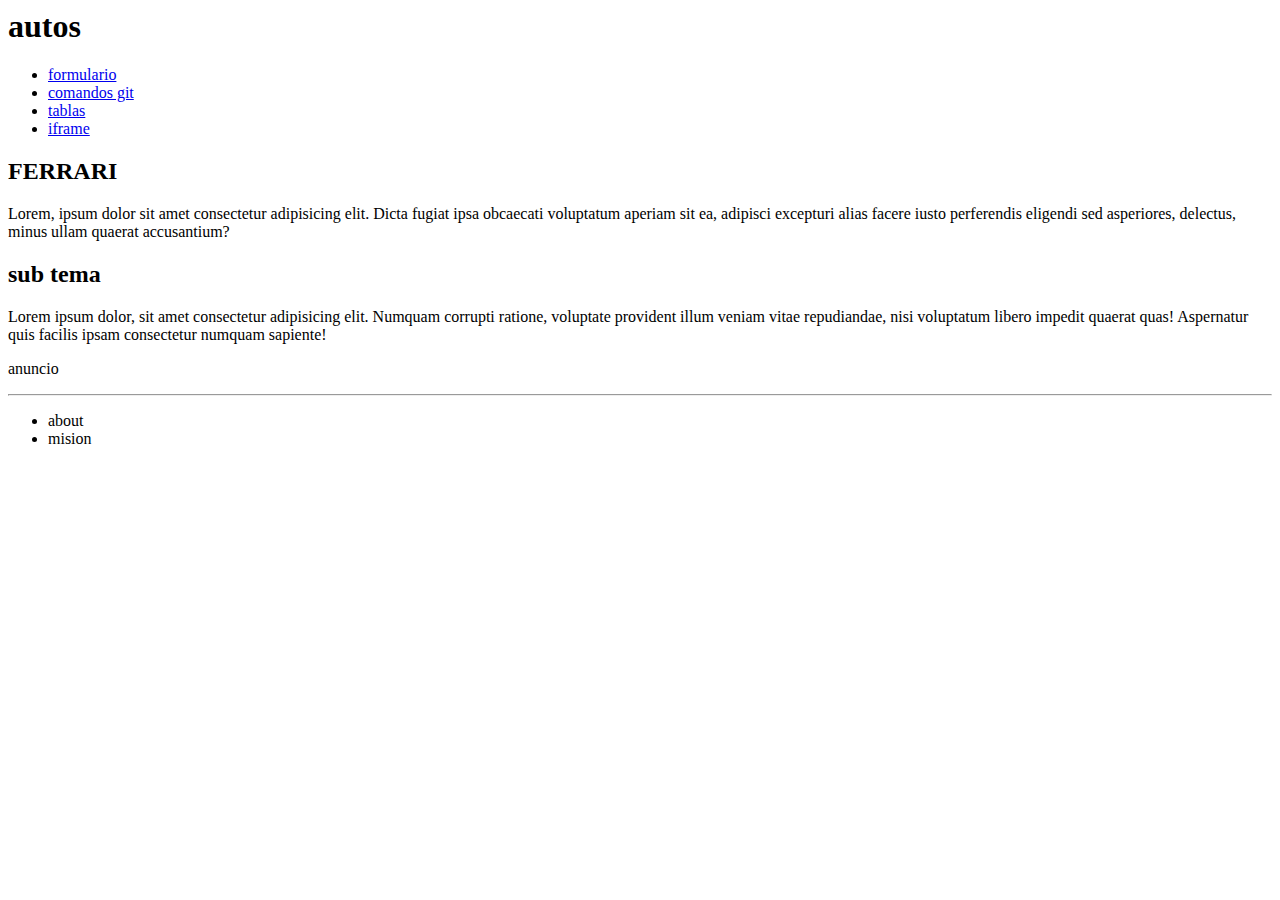
<file: index.html>
<!-- comentario -->
<DOCTYPE html>
<html lang="es">
    <!--todo lo que va aca es HTML-->
    <head>
        <!--este navegador lo usa para "tener informacion"-->
    <meta charset="UTF-8"/>
    <title>clase 3 - Codo a codo</title>
    </head>
 
    <body>
        <header>
             <h1>autos</h1>
        </header>
        <nav>
            <ul>
                <li>
                    <a href="formulario.html">formulario</a>
                </li>
                <li>
                   <a href="git.html">comandos git</a>
                </li>
                <li>
                    <a href="tablas.html">tablas</a>  
                 </li>
                 <li>
                    <a href="iframe.html">iframe</a>
                 </li>   
           </ul>

        </nav>
        <main>
            <section>
            <h2>
                FERRARI
               
            </h2>
            <p>
                Lorem, ipsum dolor sit amet consectetur adipisicing elit. Dicta fugiat ipsa obcaecati voluptatum aperiam sit ea, adipisci excepturi alias facere iusto perferendis eligendi sed asperiores, delectus, minus ullam quaerat accusantium?
            </p>
           </section>
           <section>
                 <h2>sub tema</h2>
                <p>Lorem ipsum dolor, sit amet consectetur adipisicing elit. Numquam corrupti ratione, voluptate provident illum veniam vitae repudiandae, nisi voluptatum libero impedit quaerat quas! Aspernatur quis facilis ipsam consectetur numquam sapiente!</p>
         </section>    
        </main>
        <aside>
            <section>
                <p>anuncio</p>
            </section>
        </aside>
        <hr>
        <footer>
            <ul>
                <li>
                about
            </li>
            <li>
                mision 
             </li>   
             </ul>

        </footer>
    </body>
</html> 
       
       
        
       
        
      
     

        </body>
</html>
</file>
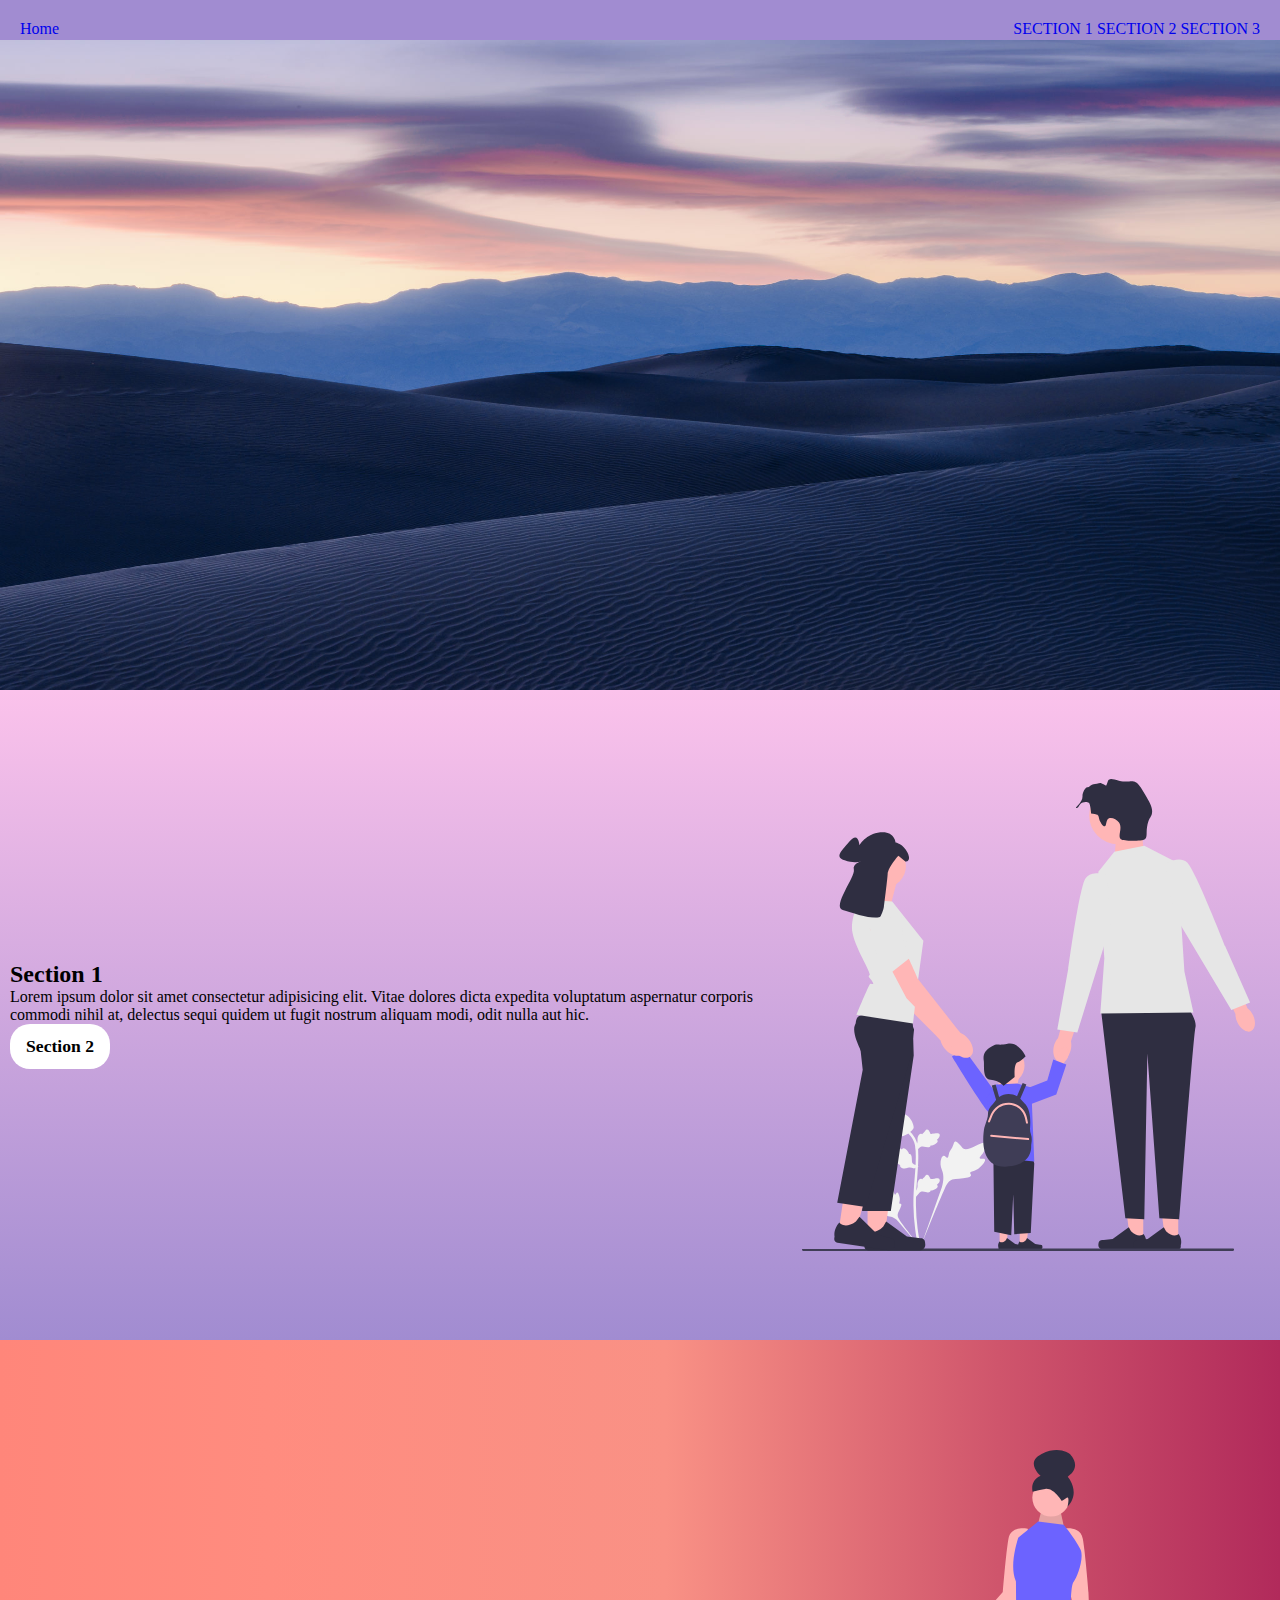
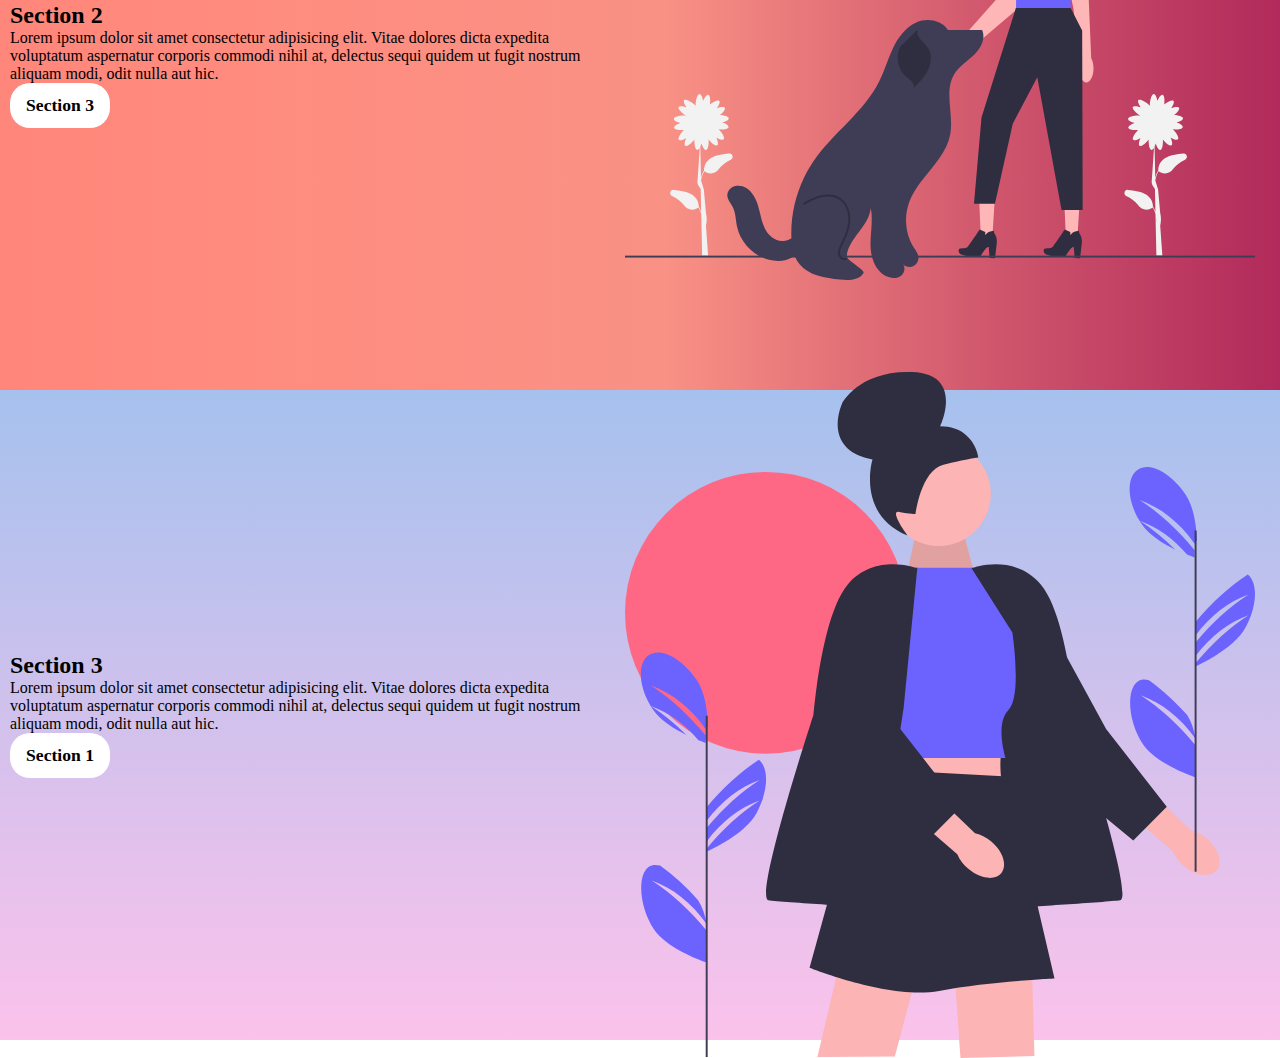
<file: clase 10/index.html>
<!DOCTYPE html>
<html lang="en">
<head>
    <meta charset="UTF-8">
    <meta http-equiv="X-UA-Compatible" content="IE=edge">
    <meta name="viewport" content="width=device-width, initial-scale=1.0">
    <title>clase10-flexbox</title>
    <link rel="stylesheet" href="styles.css">
</head>
<body>
    <header>
        <nav class="menu-container">
        <a href="#">Home</a>
        <ul>
            <li>
                <a href="#sec1">SECTION 1</a>
            </li>
            <li>
                <a href="#sec2">SECTION 2</a>
            </li>
            <li>
                <a href="#sec3">SECTION 3</a>
            </li>
        </ul>
        </nav>
        <img src="../clase 10/What-is-landscape-photography.jpg">
    </header>

  <main>
           <section id="sec1">
            <div class="content-text">
                <h2>Section 1</h2>
                <p>Lorem ipsum dolor sit amet consectetur adipisicing elit. Vitae dolores dicta expedita voluptatum aspernatur corporis commodi nihil at, delectus sequi quidem ut fugit nostrum aliquam modi, odit nulla aut hic.</p>
                <a href="#sec2">Section 2</a> 
            </div>
            <img src="./1.svg">
           </section>
           <section id="sec2">
             <div class="content-text">
            <h2>Section 2</h2>
            <p>Lorem ipsum dolor sit amet consectetur adipisicing elit. Vitae dolores dicta expedita voluptatum aspernatur corporis commodi nihil at, delectus sequi quidem ut fugit nostrum aliquam modi, odit nulla aut hic.</p>
            <a href="#sec3">Section 3</a> 
        </div>
        <img src="./2.svg">
    </section>
           <section id="sec3"> 
            <div class="content-text">
            <h2>Section 3</h2>
            <p>Lorem ipsum dolor sit amet consectetur adipisicing elit. Vitae dolores dicta expedita voluptatum aspernatur corporis commodi nihil at, delectus sequi quidem ut fugit nostrum aliquam modi, odit nulla aut hic.</p>
            <a href="#sec1">Section 1</a> 
        </div>
        <img src="./3.svg">
    </section>
    </main>
</body>
</html>
</file>
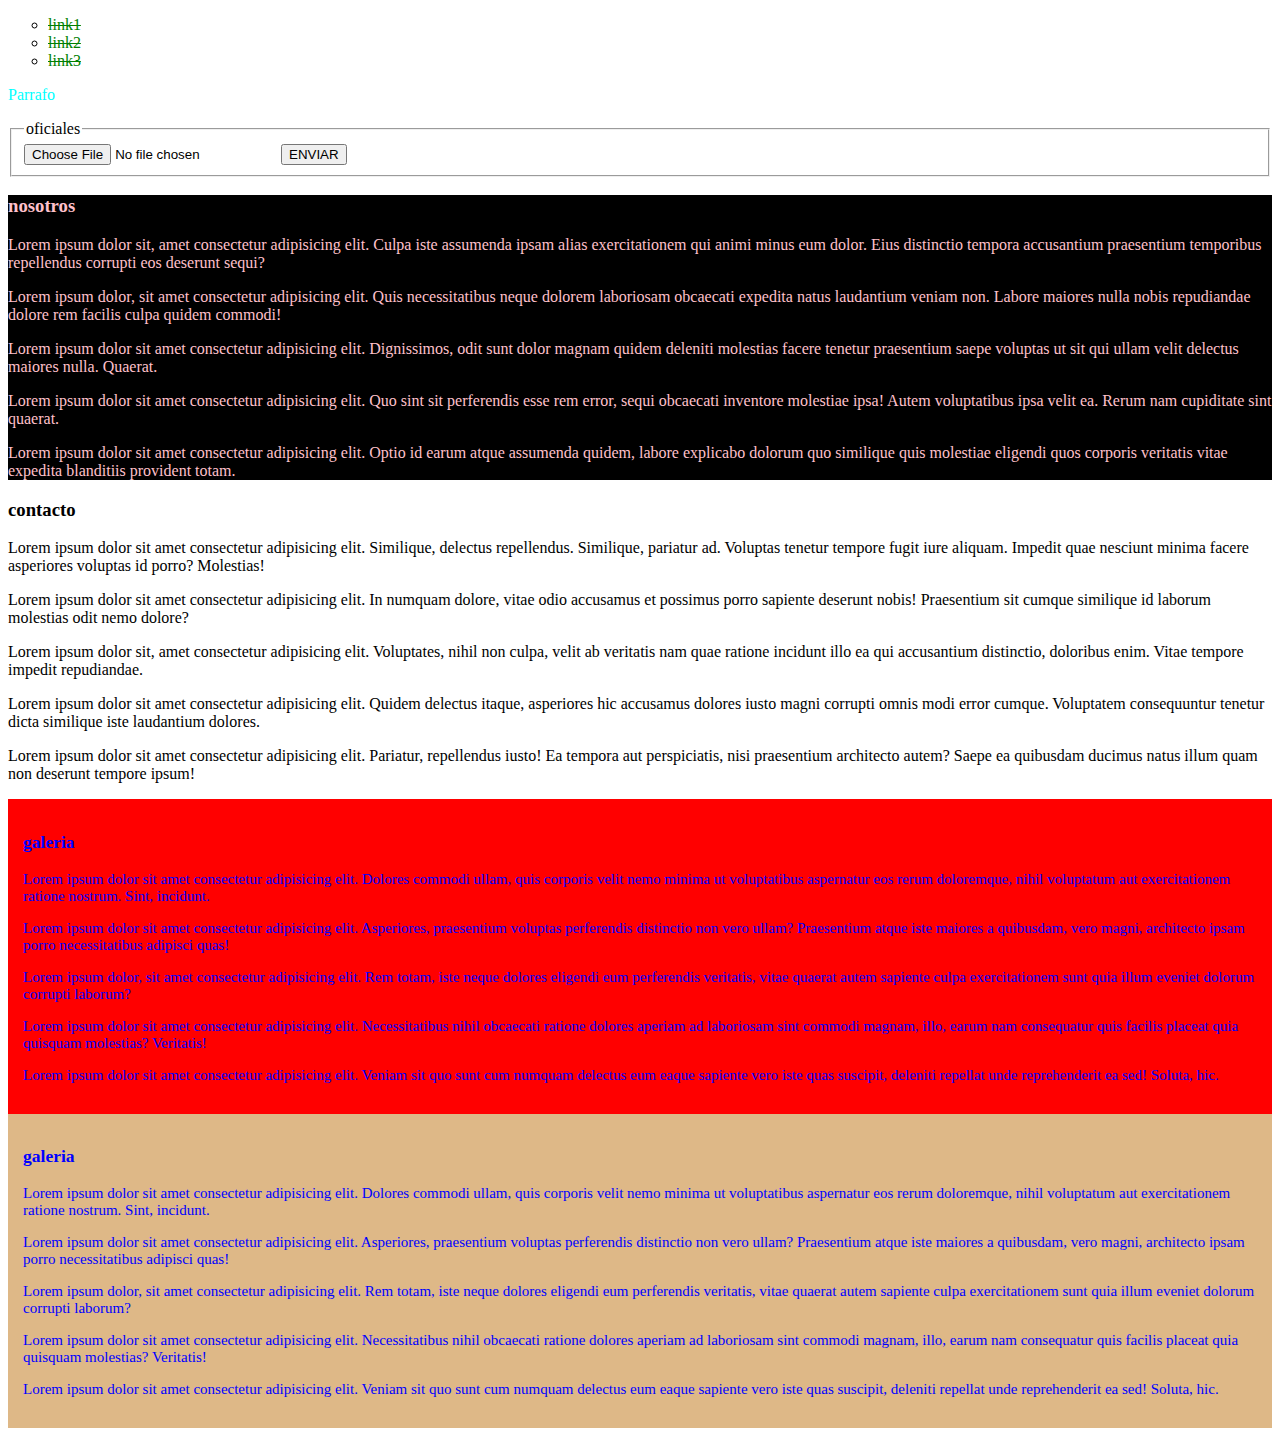
<file: clase 7/index.html>
<!DOCTYPE html>
<html lang="en">
<head>
    <meta charset="UTF-8">
    <meta http-equiv="X-UA-Compatible" content="IE=edge">
    <meta name="viewport" content="width=device-width, initial-scale=1.0">
    <title>Fieldset</title>
    <style>
        a {
         color: red;
         text-decoration: none;
        }
        ul {
            list-style-type: circle; /* none | circle | disc (deafault) | decimal */
        }

        .links {

        }

        /*herencia*/
        .links li a {
            color: green;
        }
        .texto-color {
            color: blue;
        }
        #texto-color {
            color: purple;
        }

        .texto-color-important {
         color: aqua !important;
        }
        /* 
        important > inline> id > class>
        */
        /*selector de atributos*/
        [href]{
           /* background-color: blueviolet; */
            text-decoration: line-through;
        }
        [href$="3"]{
            text-decoration: underline;
        }

        /*igual a*/
        [id="galeria"] {
           background-color: red;
        }
        /*inicie con algo*/
        [id^="re"] {
            background-color: burlywood;
        }
        /*contenga*/
        [id*="ale"] {
            font-size: 15px;
            color: blue;
            padding: 15px;
        }
        /*termine con*/
        [id$="os"] {
            background-color: black;
           color: pink;
        }       
    </style>
</head>
<body>
    <main>
        <section>
            <header>
                <nav>
                    <ul class="links">
                        <li>
                            <a href="nosotros">link1</a>
                        </li>
                        <Li> 
                            <a href="link1">link2</a>
                        </Li>
                        <li>
                            <a href="link1">link3</a>
                        </li>
                    </ul>
                </nav>
            </header>
        </section>

        <section>
        <p style="color: red" class="texto-color  texto-color-important"
        id="#texto-color"
        >
          Parrafo
    </p>
        </section>

        <section>
           <fieldset>
        
            <legend>oficiales</legend>
            <form method="post">
            <input type="file" name="archivo">
            <button>
                ENVIAR
            </button>
            </form>
        </fieldset>
        </section>
        <section id="nosotros">
            <h3>nosotros</h3>
            <p>Lorem ipsum dolor sit, amet consectetur adipisicing elit. Culpa iste assumenda ipsam alias exercitationem qui animi minus eum dolor. Eius distinctio tempora accusantium praesentium temporibus repellendus corrupti eos deserunt sequi?</p>
            <p>Lorem ipsum dolor, sit amet consectetur adipisicing elit. Quis necessitatibus neque dolorem laboriosam obcaecati expedita natus laudantium veniam non. Labore maiores nulla nobis repudiandae dolore rem facilis culpa quidem commodi!</p>
            <p>Lorem ipsum dolor sit amet consectetur adipisicing elit. Dignissimos, odit sunt dolor magnam quidem deleniti molestias facere tenetur praesentium saepe voluptas ut sit qui ullam velit delectus maiores nulla. Quaerat.</p>
            <p>Lorem ipsum dolor sit amet consectetur adipisicing elit. Quo sint sit perferendis esse rem error, sequi obcaecati inventore molestiae ipsa! Autem voluptatibus ipsa velit ea. Rerum nam cupiditate sint quaerat.</p>
            <p>Lorem ipsum dolor sit amet consectetur adipisicing elit. Optio id earum atque assumenda quidem, labore explicabo dolorum quo similique quis molestiae eligendi quos corporis veritatis vitae expedita blanditiis provident totam.</p>

        </section>
        <section id="contacto">
            <h3>contacto</h3>
            <p>Lorem ipsum dolor sit amet consectetur adipisicing elit. Similique, delectus repellendus. Similique, pariatur ad. Voluptas tenetur tempore fugit iure aliquam. Impedit quae nesciunt minima facere asperiores voluptas id porro? Molestias!</p>
            <p>Lorem ipsum dolor sit amet consectetur adipisicing elit. In numquam dolore, vitae odio accusamus et possimus porro sapiente deserunt nobis! Praesentium sit cumque similique id laborum molestias odit nemo dolore?</p>
            <p>Lorem ipsum dolor sit, amet consectetur adipisicing elit. Voluptates, nihil non culpa, velit ab veritatis nam quae ratione incidunt illo ea qui accusantium distinctio, doloribus enim. Vitae tempore impedit repudiandae.</p>
            <p>Lorem ipsum dolor sit amet consectetur adipisicing elit. Quidem delectus itaque, asperiores hic accusamus dolores iusto magni corrupti omnis modi error cumque. Voluptatem consequuntur tenetur dicta similique iste laudantium dolores.</p>
            <p>Lorem ipsum dolor sit amet consectetur adipisicing elit. Pariatur, repellendus iusto! Ea tempora aut perspiciatis, nisi praesentium architecto autem? Saepe ea quibusdam ducimus natus illum quam non deserunt tempore ipsum!</p>

        </section>
        <section id="galeria">
            <h3>galeria</h3>
            <p>Lorem ipsum dolor sit amet consectetur adipisicing elit. Dolores commodi ullam, quis corporis velit nemo minima ut voluptatibus aspernatur eos rerum doloremque, nihil voluptatum aut exercitationem ratione nostrum. Sint, incidunt.</p>
            <p>Lorem ipsum dolor sit amet consectetur adipisicing elit. Asperiores, praesentium voluptas perferendis distinctio non vero ullam? Praesentium atque iste maiores a quibusdam, vero magni, architecto ipsam porro necessitatibus adipisci quas!</p>
            <p>Lorem ipsum dolor, sit amet consectetur adipisicing elit. Rem totam, iste neque dolores eligendi eum perferendis veritatis, vitae quaerat autem sapiente culpa exercitationem sunt quia illum eveniet dolorum corrupti laborum?</p>
            <p>Lorem ipsum dolor sit amet consectetur adipisicing elit. Necessitatibus nihil obcaecati ratione dolores aperiam ad laboriosam sint commodi magnam, illo, earum nam consequatur quis facilis placeat quia quisquam molestias? Veritatis!</p>
            <p>Lorem ipsum dolor sit amet consectetur adipisicing elit. Veniam sit quo sunt cum numquam delectus eum eaque sapiente vero iste quas suscipit, deleniti repellat unde reprehenderit ea sed! Soluta, hic.</p>
        </section>

        <section id="regaleria">
            <h3>galeria</h3>
            <p>Lorem ipsum dolor sit amet consectetur adipisicing elit. Dolores commodi ullam, quis corporis velit nemo minima ut voluptatibus aspernatur eos rerum doloremque, nihil voluptatum aut exercitationem ratione nostrum. Sint, incidunt.</p>
            <p>Lorem ipsum dolor sit amet consectetur adipisicing elit. Asperiores, praesentium voluptas perferendis distinctio non vero ullam? Praesentium atque iste maiores a quibusdam, vero magni, architecto ipsam porro necessitatibus adipisci quas!</p>
            <p>Lorem ipsum dolor, sit amet consectetur adipisicing elit. Rem totam, iste neque dolores eligendi eum perferendis veritatis, vitae quaerat autem sapiente culpa exercitationem sunt quia illum eveniet dolorum corrupti laborum?</p>
            <p>Lorem ipsum dolor sit amet consectetur adipisicing elit. Necessitatibus nihil obcaecati ratione dolores aperiam ad laboriosam sint commodi magnam, illo, earum nam consequatur quis facilis placeat quia quisquam molestias? Veritatis!</p>
            <p>Lorem ipsum dolor sit amet consectetur adipisicing elit. Veniam sit quo sunt cum numquam delectus eum eaque sapiente vero iste quas suscipit, deleniti repellat unde reprehenderit ea sed! Soluta, hic.</p>
        </section>


        </section>
    </main>
    
</body>
</html>
<important
</file>
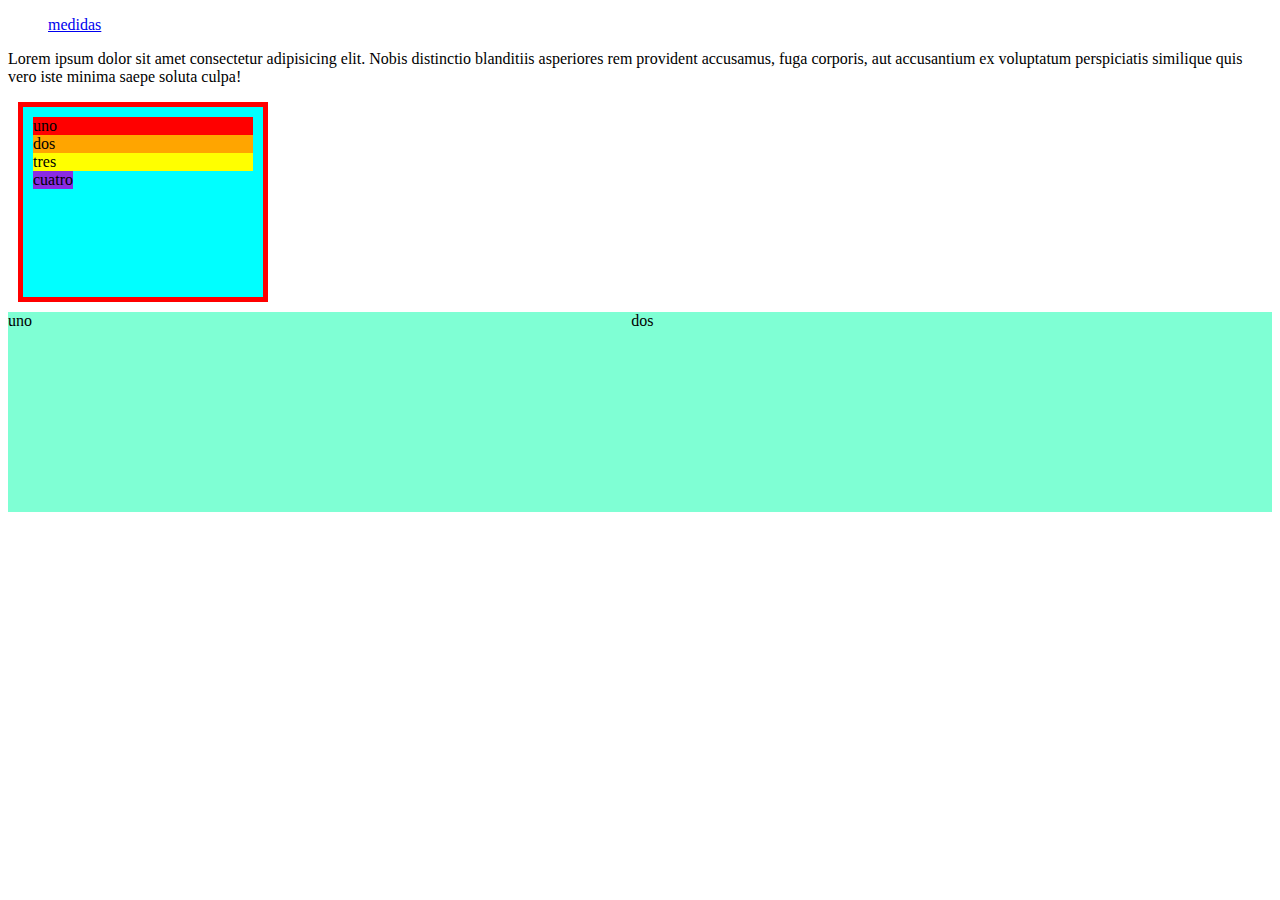
<file: clase 8/index.html>
<!DOCTYPE html>
<html lang="en">
<head>
    <meta charset="UTF-8">
    <meta http-equiv="X-UA-Compatible" content="IE=edge">
    <meta name="viewport" content="width=device-width, initial-scale=1.0">
    <title>Document</title>
    <style>
        .cajacontainer{
        width: 250px;
        height: 200px;
        background-color: aqua;
        margin: 10px;
        padding: 10px;
        border: 5px solid red;
        box-sizing: border-box;
    }
    /*100% < 4 partes*/
    .uno {
        background-color: red;
    }
    .dos {
        background-color:orange; 
    }
    .tres {   
        background-color: yellow;
    }
    .cuatro {
        background-color: blueviolet;
        display: inline-block;
    }
    .cajaitem div {
        display: inline-block;
        width: 18%;
        height: 170px;
        margin: 5px;
    }
    .cajasola {
        width: 100%;
        height: 200px;
        background-color: aquamarine;
    }
    .cajasola div {
        width: 49%;
        display: inline-block;
        box-sizing: border-box;
    }
    </style>
</head>
<body>
    <main>
        <header>
            <nav>
                <ul>
                    <a href="medidas.html">medidas</a>
                </ul>
            </nav>
        </header>
        <section>
            <p>Lorem ipsum dolor sit amet consectetur adipisicing elit. Nobis distinctio blanditiis asperiores rem provident accusamus, fuga corporis, aut accusantium ex voluptatum perspiciatis similique quis vero iste minima saepe soluta culpa!</p>
            <div class="cajacontainer">
               <div class="cajaitem uno">
                uno
            </div>
            <div class="cajaitem dos">
                dos
            </div>
            <div class="cajaitem tres">
                tres
            </div>
            <div class="cajaitem cuatro">
                cuatro
            </div>
      </div>
        </section>

        <section>
            <div class="cajasola">
            <div>
                uno
            </div>
            <div>
                dos
            </div>
        </section>
        
    </main>  
</body>
</html>
</file>
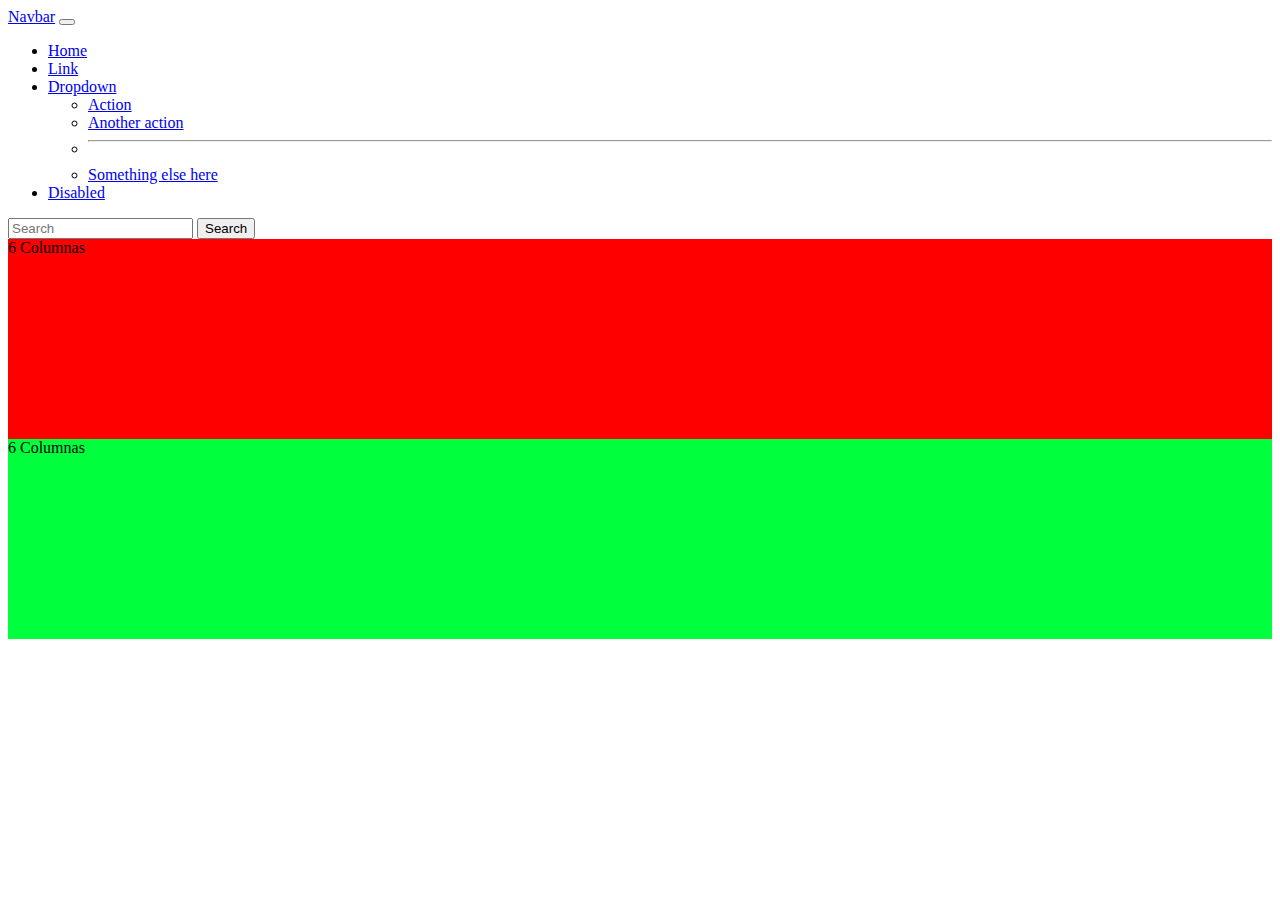
<file: clase11/index.html>
<!DOCTYPE html>
<html lang="en">
<head>
    <meta charset="UTF-8">
    <meta http-equiv="X-UA-Compatible" content="IE=edge">
    <meta name="viewport" content="width=device-width, initial-scale=1.0">
    <title>BOOSTRAP</title>
    <link href="https://cdn.jsdelivr.net/npm/bootstrap@5.0.2/dist/css/bootstrap.min.css" rel="stylesheet" integrity="sha384-EVSTQN3/azprG1Anm3QDgpJLIm9Nao0Yz1ztcQTwFspd3yD65VohhpuuCOmLASjC" crossorigin="anonymous">
<style>
    section.row div {
        /*padding: 5px;*/
        /*margin:5px; */
    }
    .mi-columna1 {
        background-color: red;
        height: 200px;
    }
    .mi-columna2 {
        background-color: rgb(0, 255, 60);
        height: 200px;
    }
</style>
</head>
<body>
    <nav class="navbar navbar-expand-lg navbar-light bg-light">
        <div class="container-fluid">
          <a class="navbar-brand" href="#">Navbar</a>
          <button class="navbar-toggler" type="button" data-bs-toggle="collapse" data-bs-target="#navbarSupportedContent" aria-controls="navbarSupportedContent" aria-expanded="false" aria-label="Toggle navigation">
            <span class="navbar-toggler-icon"></span>
          </button>
          <div class="collapse navbar-collapse" id="navbarSupportedContent">
            <ul class="navbar-nav me-auto mb-2 mb-lg-0">
              <li class="nav-item">
                <a class="nav-link active" aria-current="page" href="#">Home</a>
              </li>
              <li class="nav-item">
                <a class="nav-link" href="#">Link</a>
              </li>
              <li class="nav-item dropdown">
                <a class="nav-link dropdown-toggle" href="#" id="navbarDropdown" role="button" data-bs-toggle="dropdown" aria-expanded="false">
                  Dropdown
                </a>
                <ul class="dropdown-menu" aria-labelledby="navbarDropdown">
                  <li><a class="dropdown-item" href="#">Action</a></li>
                  <li><a class="dropdown-item" href="#">Another action</a></li>
                  <li><hr class="dropdown-divider"></li>
                  <li><a class="dropdown-item" href="#">Something else here</a></li>
                </ul>
              </li>
              <li class="nav-item">
                <a class="nav-link disabled" href="#" tabindex="-1" aria-disabled="true">Disabled</a>
              </li>
            </ul>
            <form class="d-flex">
              <input class="form-control me-2" type="search" placeholder="Search" aria-label="Search">
              <button class="btn btn-outline-success" type="submit">Search</button>
            </form>
          </div>
        </div>
      </nav>
    <main class="container-fluid">
        <section class="row">
            <div class="col-6 mi-columna1">
                6 Columnas
            </div>
            <div class="col-6 mi-columna2">
                6 Columnas
            </div>
        </section>
    </main>
    
</body>
</html>
</file>
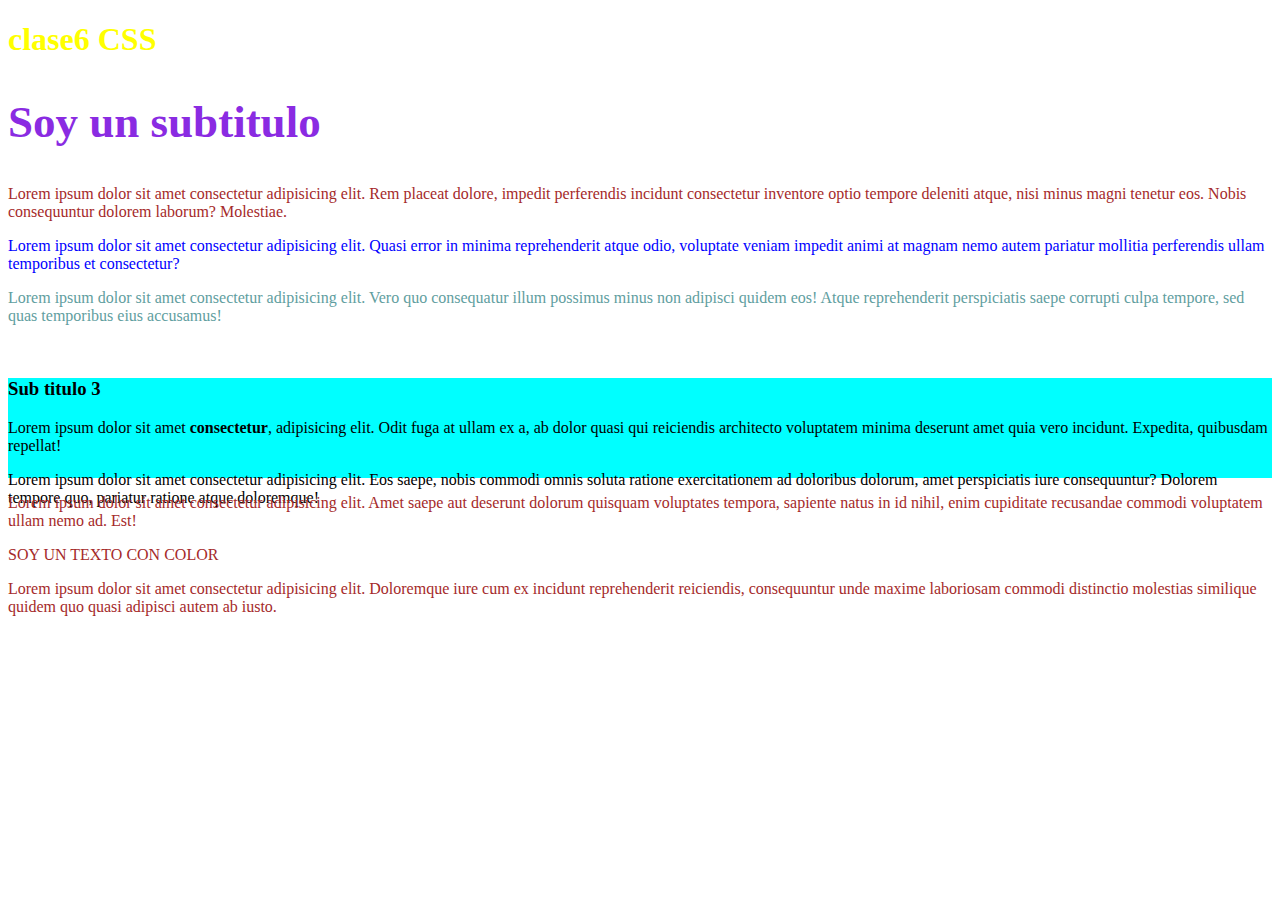
<file: css/index.html>
<!DOCTYPE html>
<html lang="en">
<head>
    <meta charset="UTF-8">
    <meta http-equiv="X-UA-Compatible" content="IE=edge">
    <meta name="viewport" content="width=device-width, initial-scale=1.0">
    <title><clase6-CSS></title>
    <link rel="stylesheet" href="styles.css">
</head>
<body>
    <main>
    <!-- esto es un comentario-->
    <style>
        /* selector universal
        * {
            margin: 0;
            padding: 0;
        }
        */
      h1 {
        color: yellow;
      }
    </style>
    <link href="styles.css" rel="sylesheet">
</head>
<body>

     <main>
        <section>
        <!--si pongo inline le gana al externo y el interno -->
        <h1>clase6 CSS</h1>
        <h2>Soy un subtitulo</h2>
         <p>Lorem ipsum dolor sit amet consectetur adipisicing elit. Rem placeat dolore, impedit perferendis incidunt consectetur inventore optio tempore deleniti atque, nisi minus magni tenetur eos. Nobis consequuntur dolorem laborum? Molestiae.</p>
         <p id="parrafoAzul">Lorem ipsum dolor sit amet consectetur adipisicing elit. Quasi error in minima reprehenderit atque odio, voluptate veniam impedit animi at magnam nemo autem pariatur mollitia perferendis ullam temporibus et consectetur?</p>
         <p class="claseParrafoAzul">Lorem ipsum dolor sit amet consectetur adipisicing elit. Vero quo consequatur illum possimus minus non adipisci quidem eos! Atque reprehenderit perspiciatis saepe corrupti culpa tempore, sed quas temporibus eius accusamus!</p>
         </section>
        <br>
        <section>
           <div class="caja">
            <h3>Sub titulo 3</h3>
            <p class="textobold">Lorem ipsum dolor sit amet<b> consectetur</b>, adipisicing elit. Odit fuga at ullam ex a, ab dolor quasi qui reiciendis architecto voluptatem minima deserunt amet quia vero incidunt. Expedita, quibusdam repellat!</p>
            <p class="textoitalic">Lorem ipsum dolor sit amet consectetur adipisicing elit. Eos saepe, nobis commodi omnis soluta ratione exercitationem ad doloribus dolorum, amet perspiciatis iure consequuntur? Dolorem tempore quo, pariatur ratione atque doloremque!</p>
           </div>         
        </section>   
       <section>
        <p class="textoitalic textobold">Lorem ipsum dolor sit amet consectetur adipisicing elit. Amet saepe aut deserunt dolorum quisquam voluptates tempora, sapiente natus in id nihil, enim cupiditate recusandae commodi voluptatem ullam nemo ad. Est!</p>
        <p class="color">SOY UN TEXTO CON COLOR</p>
        <p class="coloralpha">Lorem ipsum dolor sit amet consectetur adipisicing elit. Doloremque iure cum ex incidunt reprehenderit reiciendis, consequuntur unde maxime laboriosam commodi distinctio molestias similique quidem quo quasi adipisci autem ab iusto.</p>
        
       </section> 
    </main>
</body>
</html>
</file>
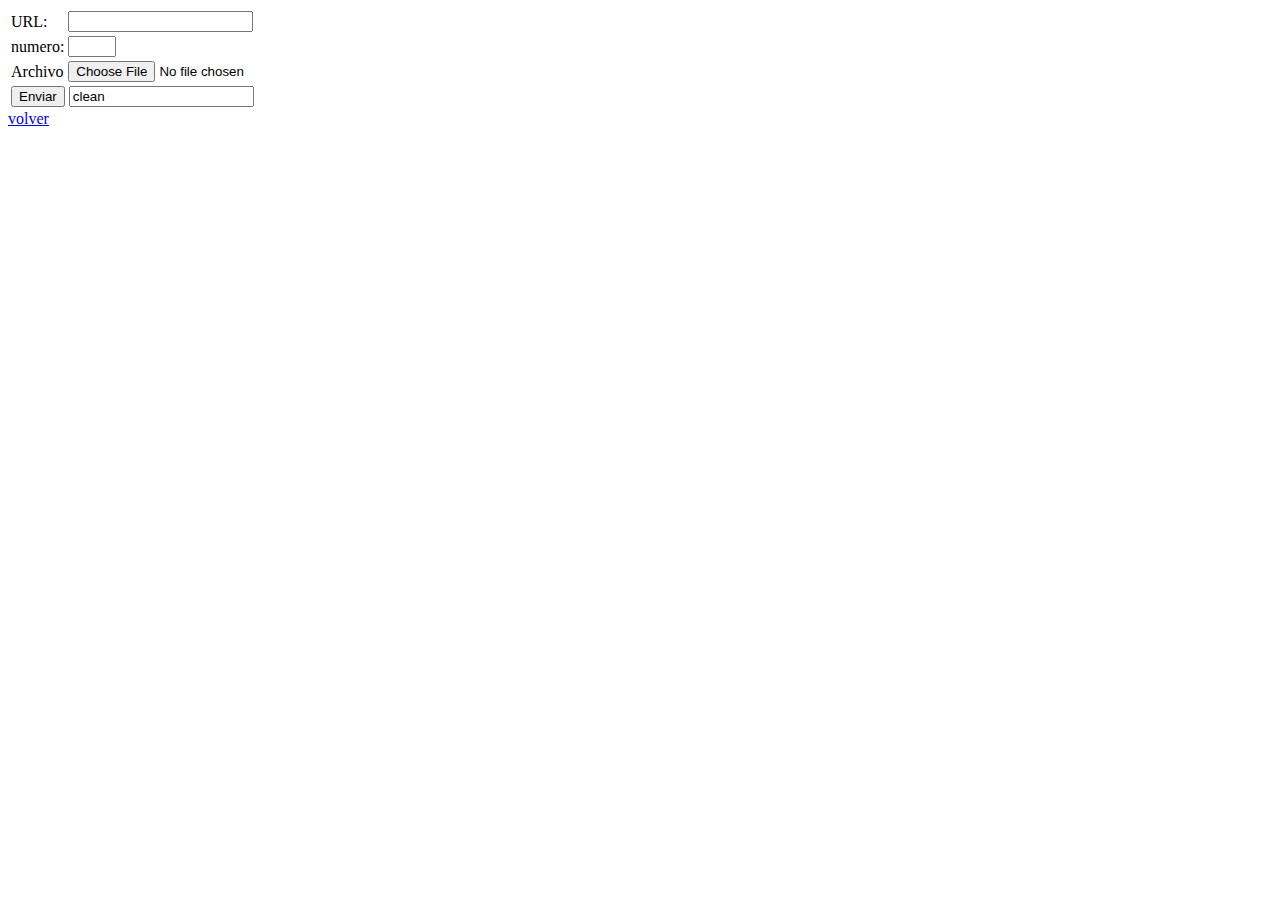
<file: formulario.html>
<!DOCTYPE html>
<html lang="en">
<head>
    <meta charset="UTF-8">
    <meta http-equiv="X-UA-Compatible" content="IE=edge">
    <meta name="viewport" content="width=device-width, initial-scale=1.0">
    <title>Document</title>
</head>
<body>
    <form>
        <table>
            <tr>
                <td>
                    URL:
                </td>
                <td>
                    <input type="url" name="url" required>
                </td>
            </tr>
            <tr>
               <td>
                numero:
               </td>
                <td>
                    <input type="number" step="2" min="0" max="3">
                </td> 
            </tr>
            <tr>
                <td>
                    Archivo
                </td>
                <td>
                    <input type="file">
                </td>
                </tr>
                <tr>
              <td colspan="2"> 
                    <button>
                        Enviar
                    </button>
                    <input type="rest" value="clean"/>
                </td>     
            </tr>
        </table>
    </form>
     <a href="index.html">volver</a>
</body>
</html>
</file>
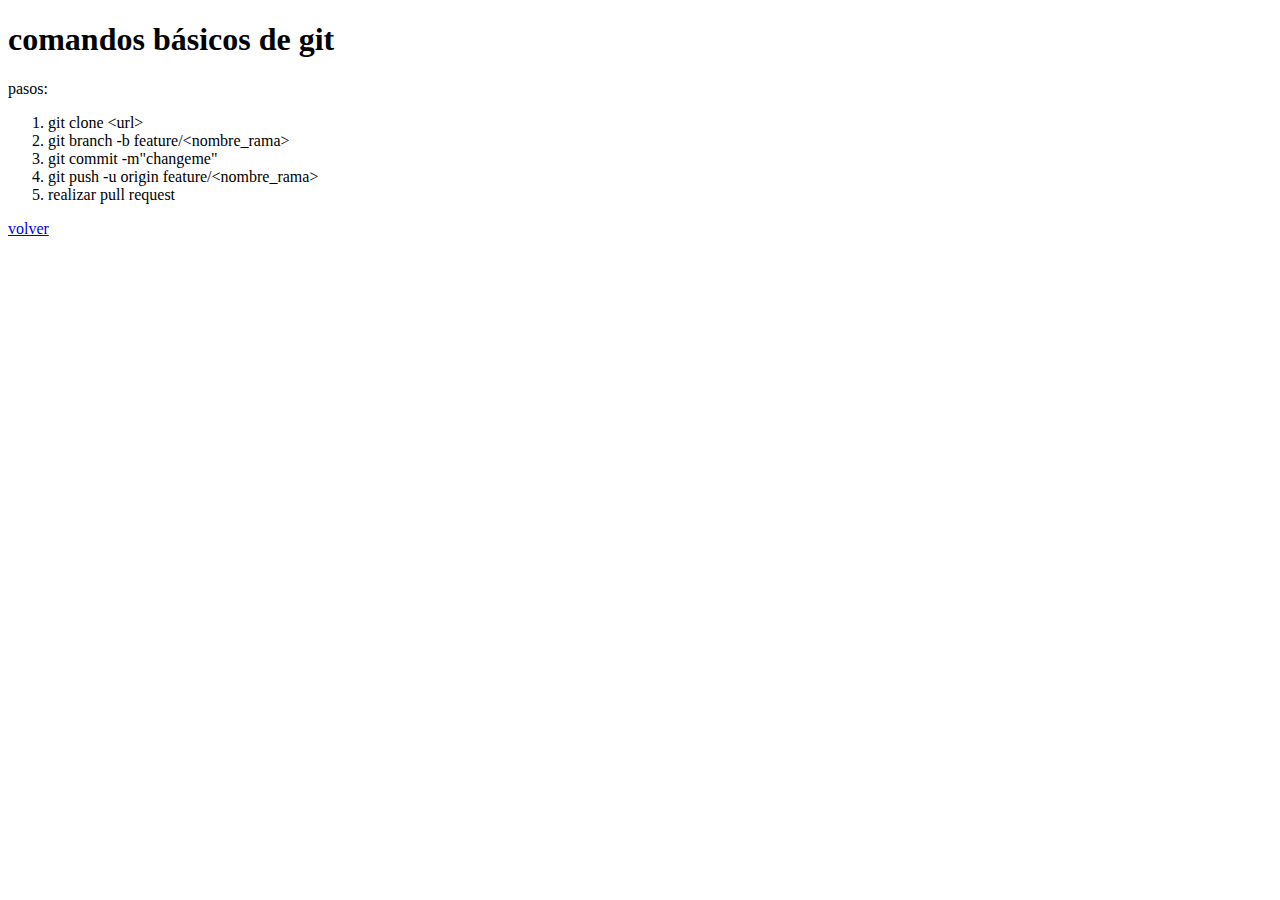
<file: git.html>
<!DOCTYPE html>
<html lang="en">
<head>
    <meta charset="UTF-8">
    <meta http-equiv="X-UA-Compatible" content="IE=edge">
    <meta name="viewport" content="width=device-width, initial-scale=1.0">
    <title>Document</title>
</head>
<body>
    <main>
        <section>
            <h1>
                comandos b&aacute;sicos de git 
            </h1>
            <p>pasos:</p>
            <ol>
                <li>
                    git clone &lt;url&gt;
                </li>
                <li>
                    git branch -b feature/&lt;nombre_rama&gt;
                </li>
                <li>
                    git commit -m"changeme"
                </li>
                <li>
                    git push -u origin feature/&lt;nombre_rama&gt;
                </li>
                <li>
                    realizar pull request
                </li>
            </ol>
            <a href="index.html">volver</a>
        </section>
    </main>
    
</body>
</html>
</file>
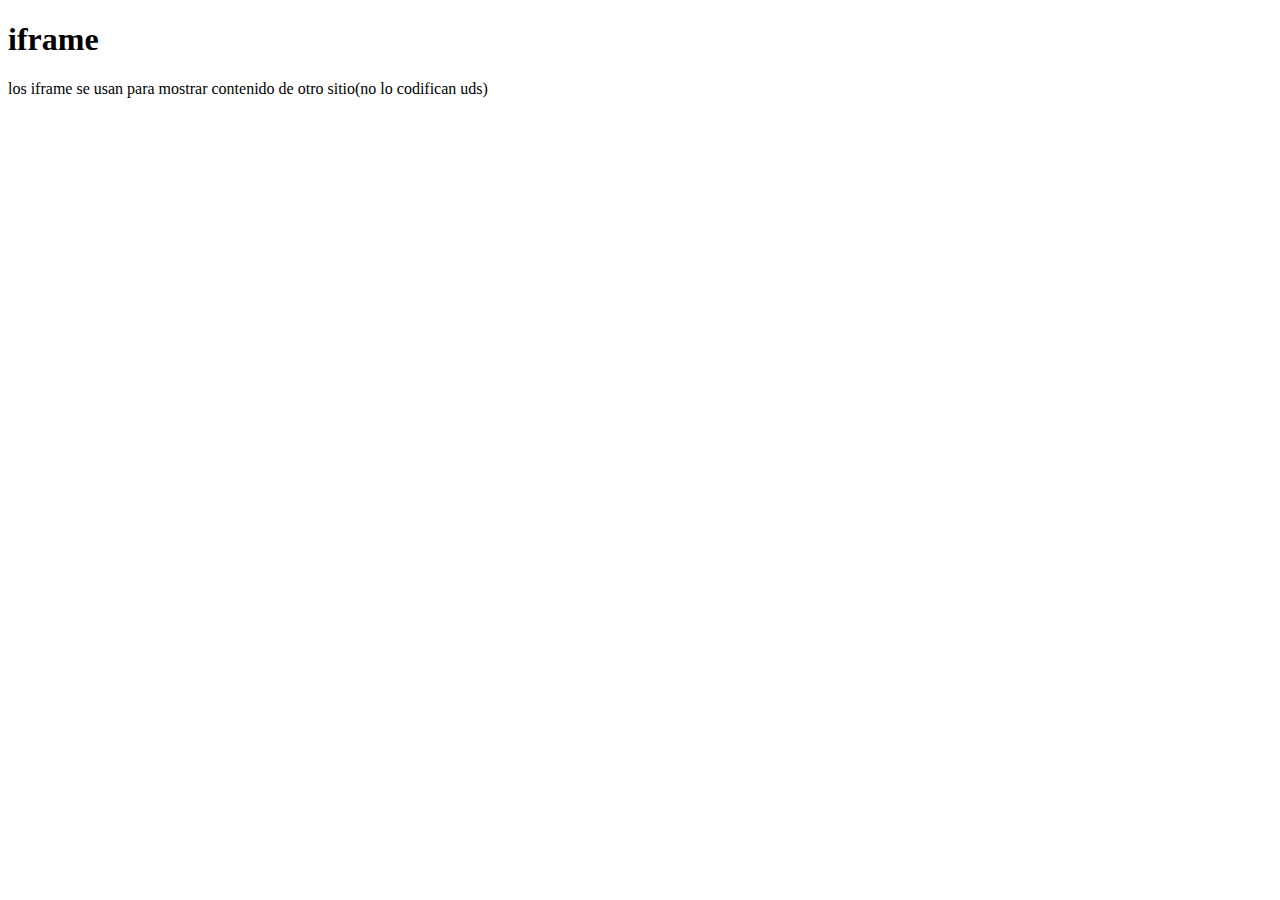
<file: iframe.html>
<!DOCTYPE html>
<html lang="en">
<head>
    <meta charset="UTF-8">
    <meta http-equiv="X-UA-Compatible" content="IE=edge">
    <meta name="viewport" content="width=device-width, initial-scale=1.0">
    <title>Document</title>
</head>
<body>
    <!--<iframe> traer contenido de otro sitio-->

     <main>
        <section>
            <h1>iframe</h1>
            <p>
                los iframe se usan para mostrar contenido de otro sitio(no lo codifican uds)
            </p>
             <iframe  
             width="560"
             height="315" 
             src="https://www.youtube.com/embed/ykp7G5w8rgs"
             title="YouTube video player"
             frameborder="0"
             allow="accelerometer; autoplay; clipboard-write; encrypted-media; gyroscope; picture-in-picture" 
             allowfullscreen>      
         </iframe>
        </section>
        <section>
            <iframe src="https://www.google.com/maps/embed?pb=!1m18!1m12!1m3!1d13133.78589407716!2d-58.56310688331298!3d-34.61815598005279!2m3!1f0!2f0!3f0!3m2!1i1024!2i768!4f13.1!3m3!1m2!1s0x95bcb93ae3e205cf%3A0x749f6eab54e4f8ae!2sCerveza%20Hormiga%20Negra%20Caseros!5e0!3m2!1sen!2sar!4v1663618101752!5m2!1sen!2sar" width="600" height="450" style="border:0;" allowfullscreen="" loading="lazy" referrerpolicy="no-referrer-when-downgrade"></iframe> 
        </section>
     </main>   
</body>
</html>
</file>
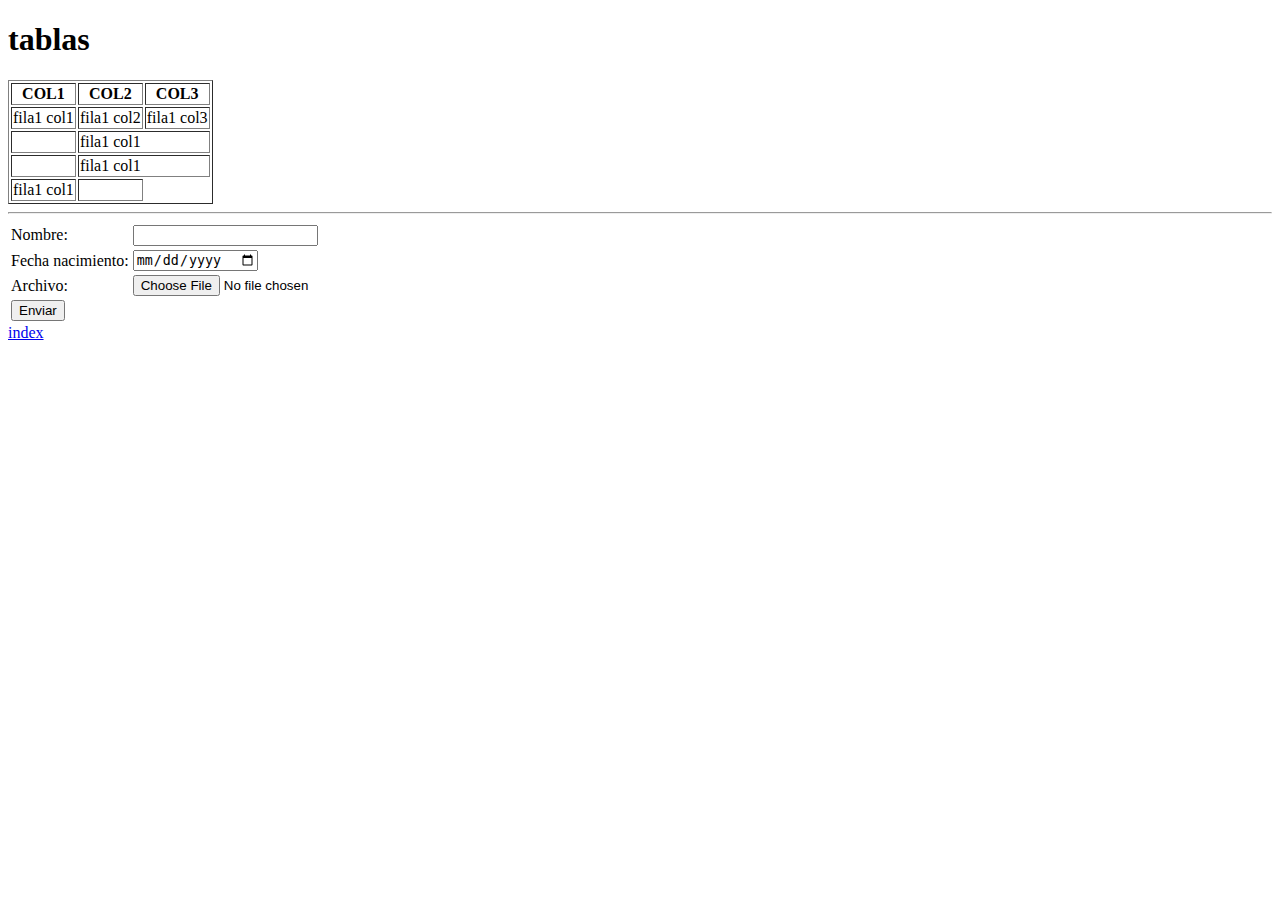
<file: tablas.html>
<!DOCTYPE html>
<html lang="en">
<head>
    <meta charset="UTF-8">
    <meta http-equiv="X-UA-Compatible" content="IE=edge">
    <meta name="viewport" content="width=device-width, initial-scale=1.0">
    <title>Tablas</title>
</head>
<body>
    <main>
        <header>
            <h1>tablas</h1>
        </header>
    </main>
    <section>
        <table border="1">
            <!--COLUMNAS / TITULOS-->
            <tr>
                <th>
                    COL1
                </th>
                <th>
                    COL2
                </th>
                <th>
                    COL3
                </th>
            </tr>
            <!--FILAS / ROWS-->
            <tr>
                <td>
                    fila1 col1
                </td>
                <td>
                    fila1 col2
                </td>
                <td>
                    fila1 col3
                </td>
            </tr>
            <tr>
                <td>
                    &nbsp;
                </td>
                <td colspan="3">
                    fila1 col1
                </td>
            </tr>
            <tr>
                <td>
                    &nbsp;
            </td>
            <td colspan="2">
              fila1 col1            
               </td>
            </tr>
            <tr>
                <td> 
                  fila1 col1  
                </td>
                <td>
                    &nbsp;
                </td>
            </tr>
        </table>
        <!--linea horizontal-->
        <hr>
        <form>
            <table>
                <tr>
                    <td>
                        Nombre:
                    </td>
                    <td>
                        <input type="text" name="nombre">
                    </td>
                </tr>
                <tr>
                    <td>
                    Fecha nacimiento:
                </td>
                <td>
                    <input type="date" name="fechnac">
                </td>    
            </tr>
             <tr>
                <td>
                    Archivo:
                </td>
                <td>
                    <input type="file" name="archivo">
                </td>
            </tr>
            <tr>
                    <td colspan="2">
                        <button>
                            Enviar
                        </button>
                    </td>
                 </tr>
                 </table>   
            </form>
    </section>
    <a href="index.html">index</a>
        <main>           
            </table>
        </form>
    </section>
    </main>
</body>
</html>
</file>
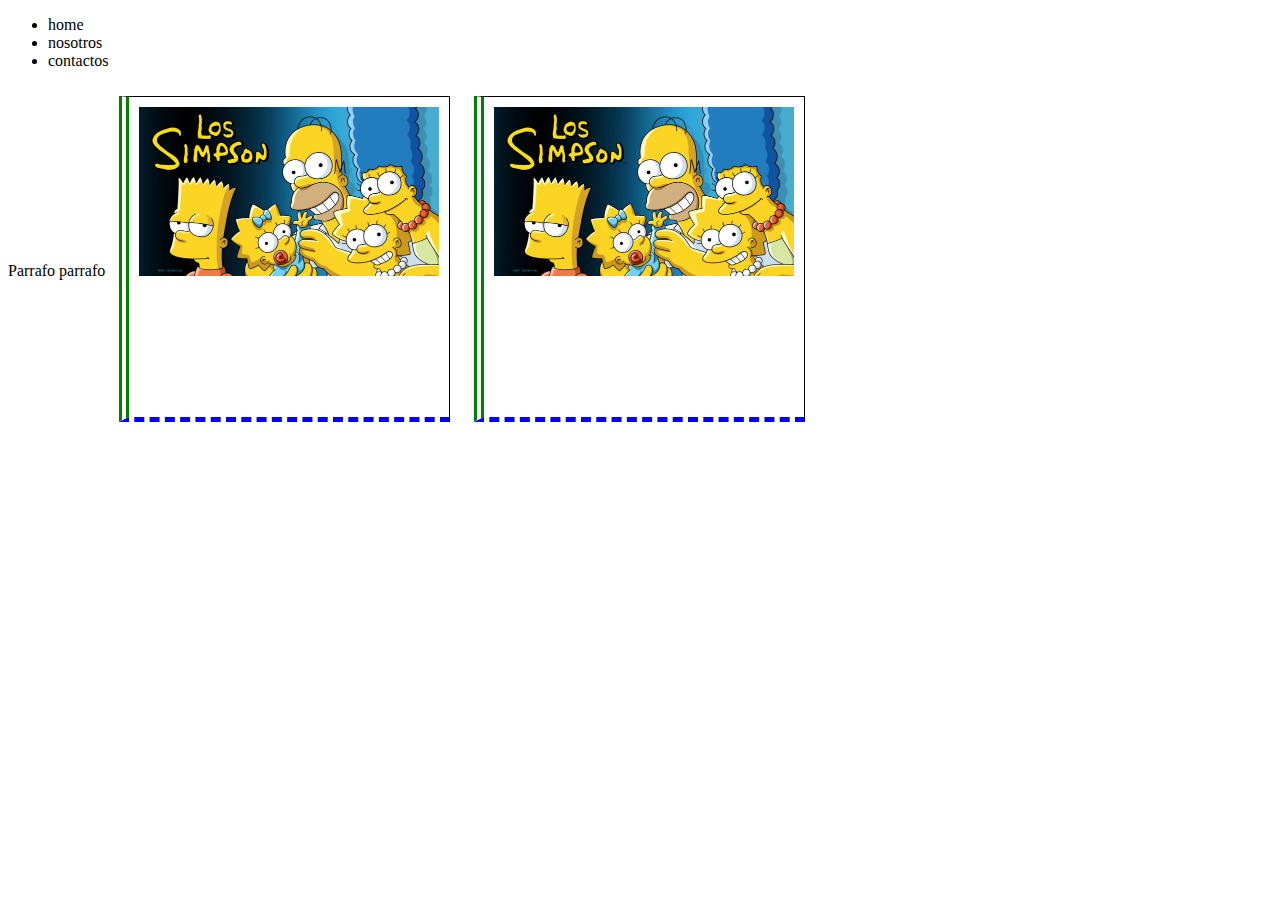
<file: clase 7/caja.html>
<!DOCTYPE html>
<html lang="en">
<head>
    <meta charset="UTF-8">
    <meta http-equiv="X-UA-Compatible" content="IE=edge">
    <meta name="viewport" content="width=device-width, initial-scale=1.0">
    <title> modelo de caja</title>
    <style>
        .caja1 {
        width: 300px;
        height: 300px;
        /* border: 1px solid; */
        border-top: 1px solid;
        border-right: 1px solid;
        border-bottom: 5px dashed blue ;
        border-left: 10px double green;

        padding: 10px;
        margin: 10px;
        display: inline-block;
    }    
    .caja1 img {
     width: 100%;
     height: auto;
    }      
    .textoinline {
        display: inline;     
    }
    </style>
</head>
<body>
    <header>
      <nav>
        <ul>
            <li>home</li>
            <li>nosotros</li>
            <li>contactos</li>   
        </ul>
      </nav>
    </header>
    <main>
        <section>
            <p class="textoinline">Parrafo</p>
            <p class="textoinline">parrafo</p>

            <div class="caja1">
                <img src="../scale.jpeg">
            </div>
            <div class="caja1">
                <img src="../scale.jpeg">
            </div>
        </section>
    </main>
    
</body>
</html>
</file>
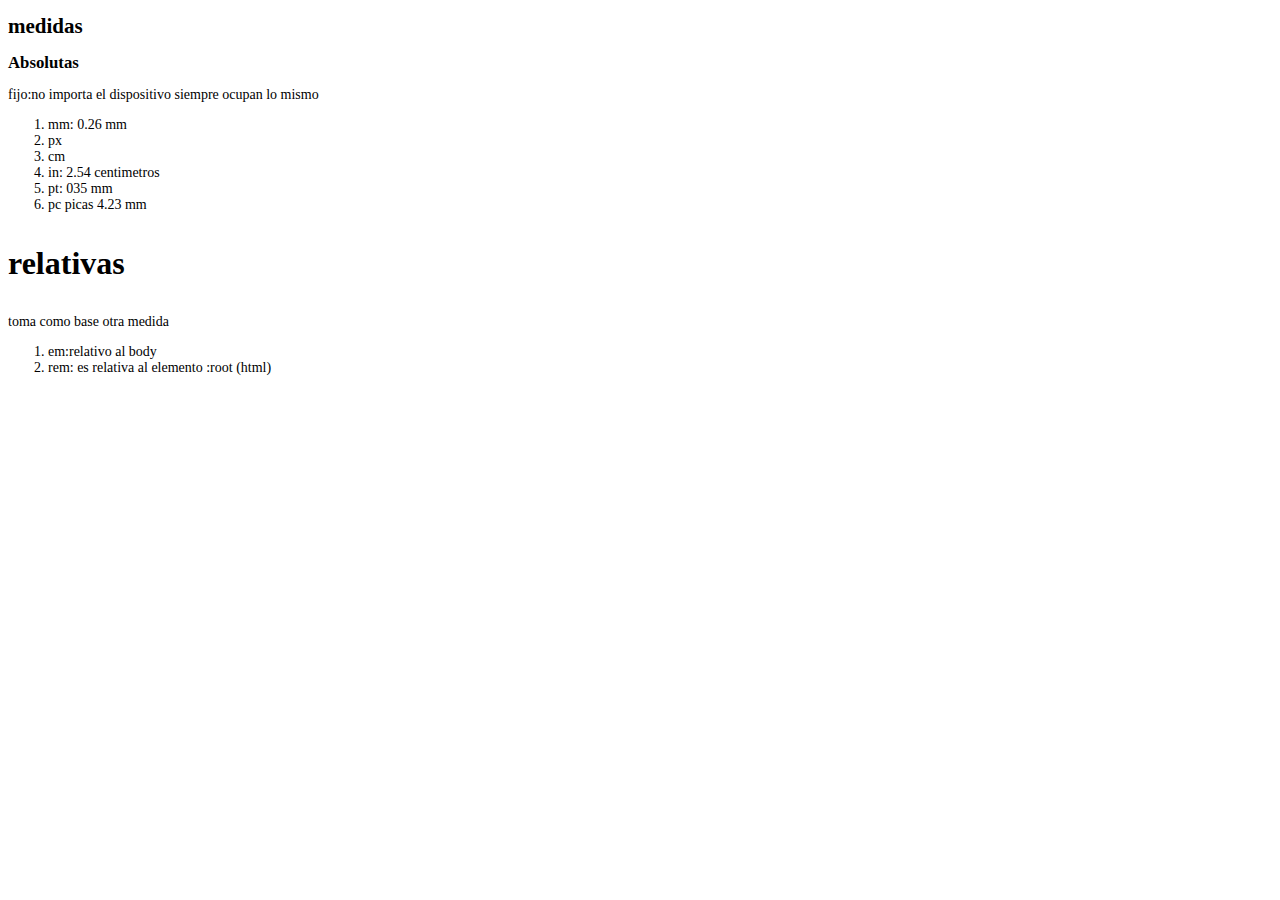
<file: clase 8/medidas.html>
<!DOCTYPE html>
<html lang="en">
<head>
    <meta charset="UTF-8">
    <meta http-equiv="X-UA-Compatible" content="IE=edge">
    <meta name="viewport" content="width=device-width, initial-scale=1.0">
    <title>Document</title>
    <style>
        /*16px> 1rem*/
        /*root es html*/
        :root {
            font-size: 16px;
        }
        body {
            font-size: 14px;
        }
        h1 {
            font-size: 1.5em; /*10px * 5*/
        }
        h2 {
            font-size: 1.2em;
        }
        li {
            font-size: 1em;
        }
        h3{
            font-size: 2rem;
        }
    </style>
</head>
<body>
    <h1>medidas</h1>

     <h2>Absolutas</h2>
     <p>fijo:no importa el dispositivo siempre ocupan lo mismo</p>
    <ol>
        <li>mm: 0.26 mm</li>
        <li>px</li>
        <li>cm</li>
        <li>in: 2.54 centimetros</li>
        <li>pt: 035 mm</li>
        <li>pc picas 4.23 mm</li>
    </ol>

    <h3>relativas</h3>
    <p>toma como base otra medida</p>
    <ol>
        <li>
            em:relativo al body</li>
        <li>
            rem: es relativa al elemento :root (html)
        </li>
    </ol>
    
    
</body>
</html>
</file>
<file: clase 10/styles.css>
* {
    margin: 0px;
    padding: 0px;
    box-sizing: border-box;
}
/*flexbox*/
.container-flex {
    flex-direction: row; /*row|column*/
    border: 1px solid red;
    display: flex;
    background-color: beige;
    justify-content: space-evenly; /*alinea el contenido*/
    /*height: 400px;*/
    /*align-items: flex-start; */
    /*width: 50%;*/
    flex-wrap: wrap;/*nowrap*/
}
.container-item {
    width: 100px;
    height: 50px;
    border: 2px solid yellow;
    background-color: aqua;
}
/*media query: me sirve para cambiar los estilos cuandocambia la resolucion
@media screen and (max-width:600px) { 
     .container-flex {
          flex-direction: column;
          background-color: blueviolet;
     }
     .container-item {
        font-size: 2em;
        color: blue;
     }
} 
*/
section {
    height: 650px;
    /*border: 1px solid blue;*/
    /*margin: 10px;*/
    display: flex;
    padding: 10px;
    align-items: center; 
    justify-content: center
}     
section img {
    width: 50%;
    margin: 15px;
}
/*estilos para las section*/
main section:first-child {
    background-image: linear-gradient(to top, #a18cd1 0%, #fbc2eb 100%);
} 
main section:last-child {
    background-image: linear-gradient(to top, #fbc2eb 0%, #a6c1ee 100%);
}
/*:nth-child(2)*/
main section:nth-child(2) {
    background-image: linear-gradient(to right, #ff8177 0%, #ff867a 0%, #ff8c7f 21%, #f99185 52%, #cf556c 78%, #b12a5b 100%);
}
/*
section:nth-child(odd) {
    background-color:rgb(0, 255, 4);
}
section:first-child {
    background-color: rgb (255, 100, 0) !important;
}
*/
/*:nth-child(3n+1) : TPH*/

/*html*/
html {
    scroll-behavior: smooth;
}

table tr:nth-child(3n+3) {
    background-color: red;
}
/*menu*/
.menu-container {
    background-color: #a18cd1;
    display: flex;
    padding: 20px;
    /*flex-direction: row;*/
    justify-content: space-between;
    height: 30px;

    position: sticky;
    top:0;
}
.menu-container ul li {
    display: inline-block;
  
}
.menu-container a {
    /* display: inline-block; */
    /* height: 50px; */
    text-decoration: none;
}
.menu-container a:hover {
    font-size: 1.2em;
    color: white;
}
header img {
    display: block;
    height: 650px;
    width: 100%
}

.content-text a {
    display: inline-block;
    width: 100px;
    height: 45px;
    /*border: 1px solid #c0e6f8;*/
    border-radius: 20px;
    line-height: 45px;
    background: white;
    font-size: 1.1em;
    text-decoration: none;
    font-weight: bolder;
    font-family: fantasy;
     color: black;
     text-align: center;
}
.content-text a:hover {
    border: 1px solid blue;
}
@media screen and (max-width:1000px) {
    section {
        flex-direction: column;
    }
    section img {
        width: 25% ;
    }
    .content-text {
        text-align: center;
    }
}
</file>
<file: css/styles.css>
@import url();
  /*
   esto es un comentario 
   esto es un otro comentario
   */
   /*
   selector HTML {
    atributo valor;
   }
   */
   


   /*todos los h1 del documento*/
   /*selector por tipo(etiqueta)*/
h1 {
   color: blue;
}

/*
selector {
    atributo valor;
}
*/

h2 {
    color:blueviolet;
    font-size: 45px;
}
p {
    color:brown;
}

/*selector por ID*/
#parrafoAzul {
    color:blue;
}
/*selector por clase*/
.claseParrafoAzul {
    color: cadetblue;
}


.caja {
    background-color:aqua;
    height: 100px;
    font-size: 16px;
}

.caja p {
    color: black;
}
</file>
